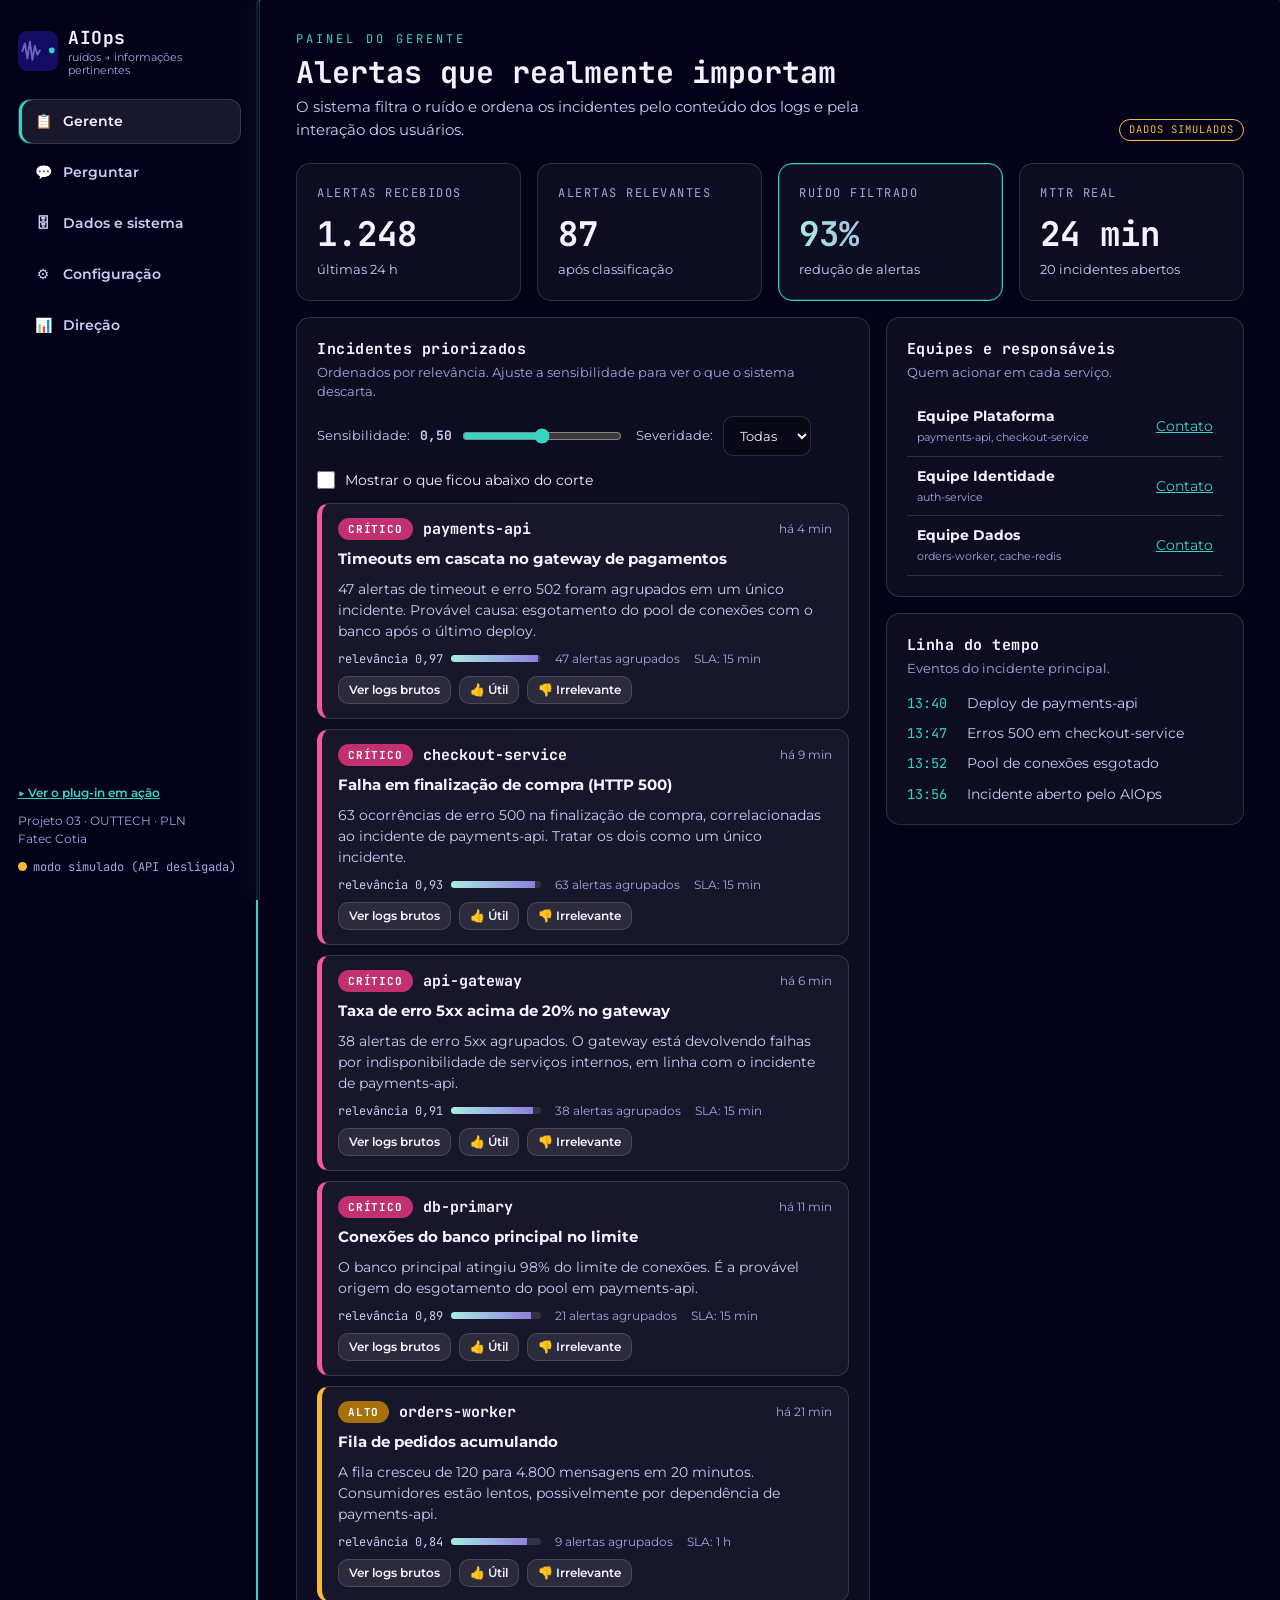
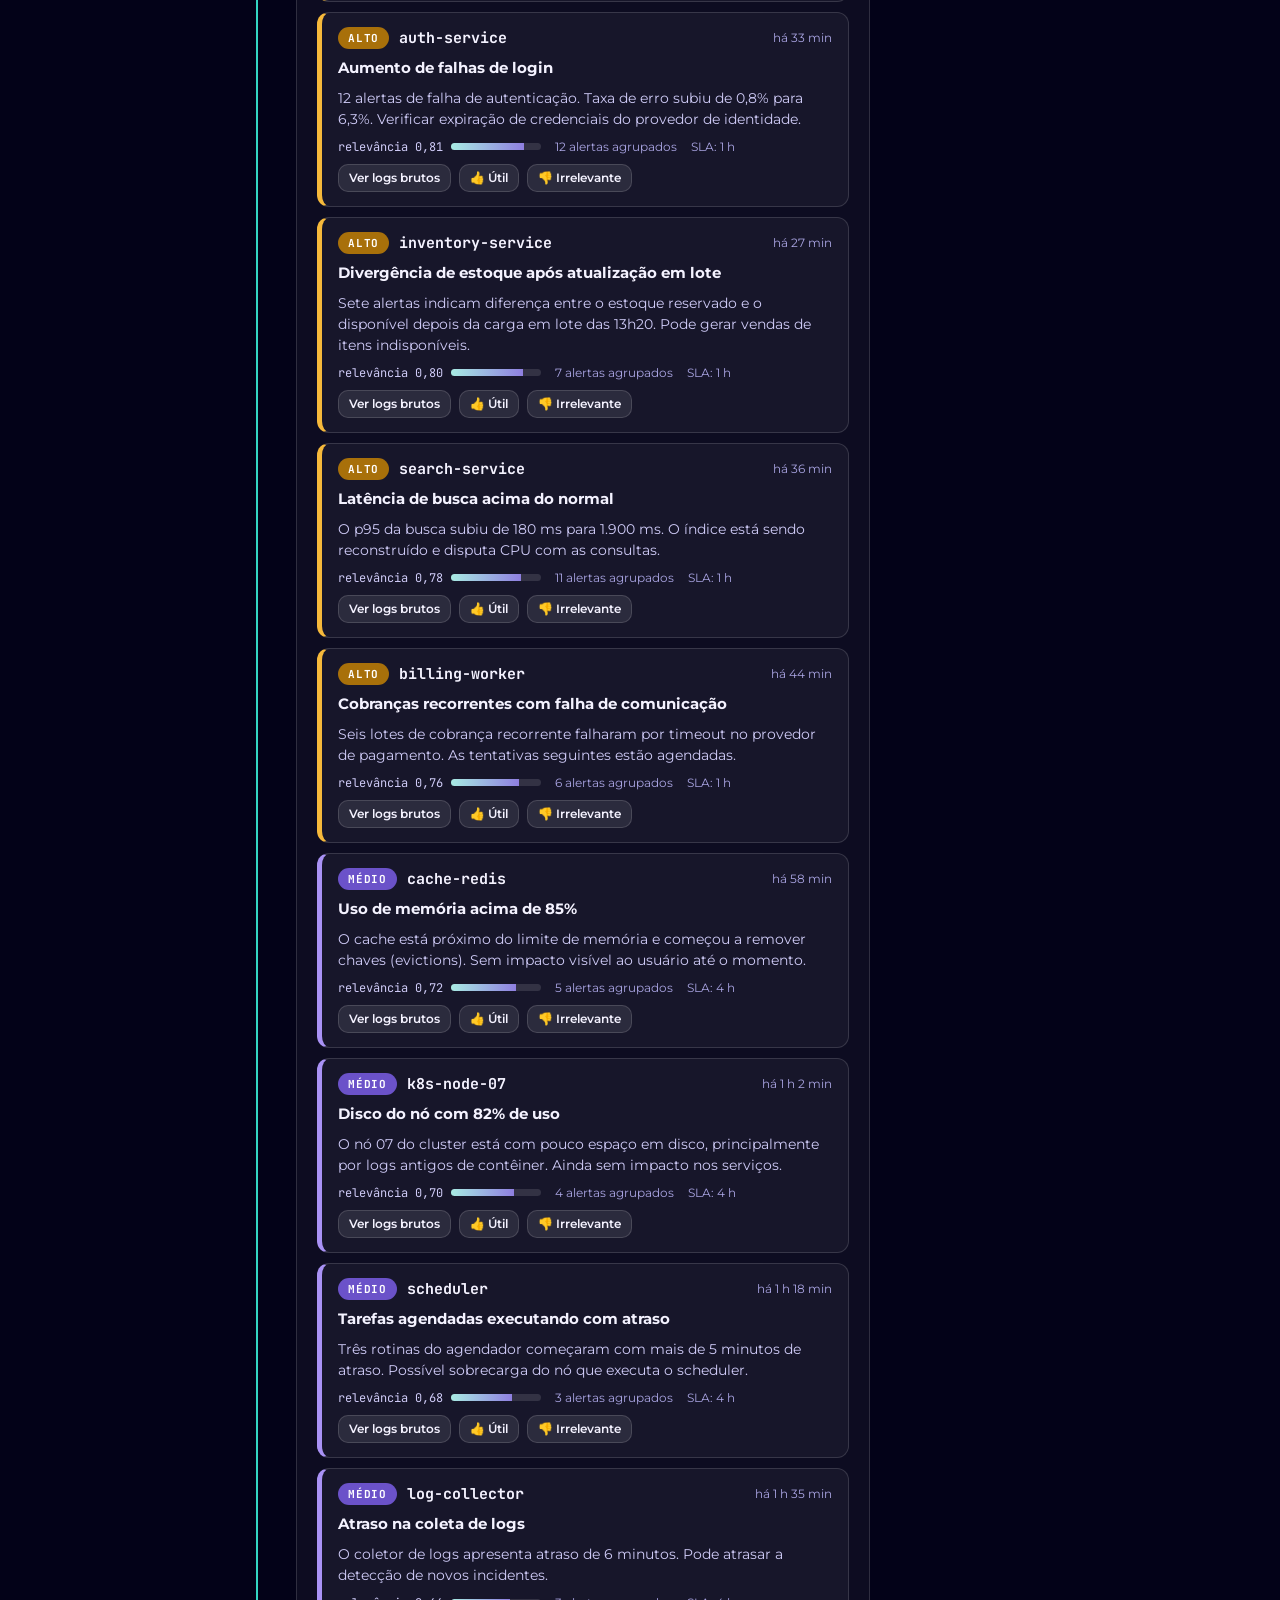
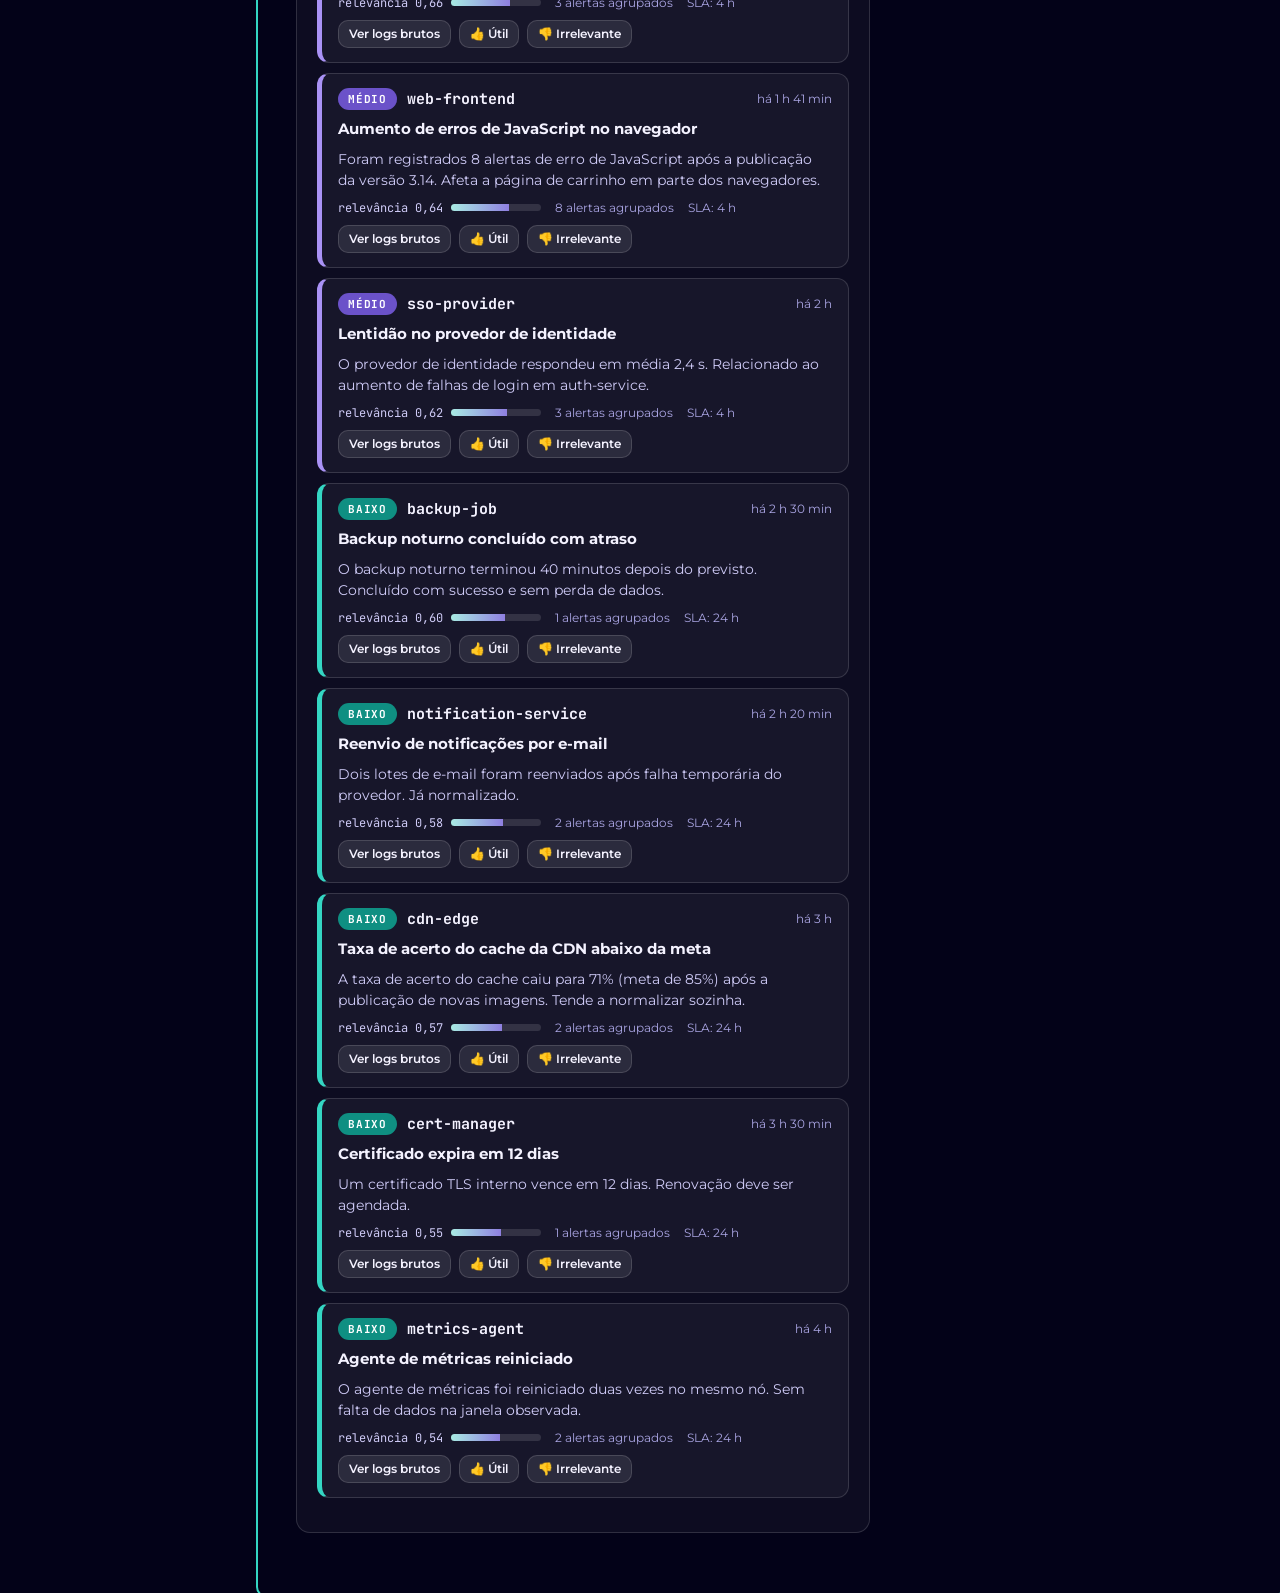
<file: web/index.html>
<!doctype html>
<html lang="pt-BR">
<head>
<meta charset="utf-8">
<meta name="viewport" content="width=device-width, initial-scale=1">
<title>AIOps · Painel</title>
<link rel="icon" href="icons/logo.svg" type="image/svg+xml">
<link rel="preconnect" href="https://fonts.googleapis.com"><link rel="preconnect" href="https://fonts.gstatic.com" crossorigin>
<link rel="stylesheet" href="https://fonts.googleapis.com/css2?family=JetBrains+Mono:wght@500;700&family=Montserrat:wght@400;500;600;700&display=swap">
<link rel="stylesheet" href="css/styles.css?v=3">
</head>
<body>
<div class="app">
  <aside class="sidebar">
    <a class="brand" href="#gerente"><img src="icons/logo.svg" alt=""><span><b>AIOps</b><small>ruídos → informações pertinentes</small></span></a>
    <nav class="nav" id="nav" aria-label="Principal"></nav>
    <div class="side-foot">
      <a href="plugin-demo.html">▶ Ver o plug-in em ação</a>
      <span>Projeto 03 · OUTTECH · PLN<br>Fatec Cotia</span>
      <span class="mono" id="apistat" style="font-size:12px"><i class="status-dot"></i>verificando API…</span>
    </div>
  </aside>
  <div>
    <nav class="mobile-bar" id="mnav" aria-label="Principal (celular)"></nav>
    <main id="view" tabindex="-1"></main>
  </div>
</div>
<script src="js/dataset.js"></script>
<script src="js/mock-data.js"></script>
<script src="js/api.js?v=3"></script>
<script src="js/components.js?v=3"></script>
<script src="js/app.js?v=3"></script>
</body>
</html>
</file>
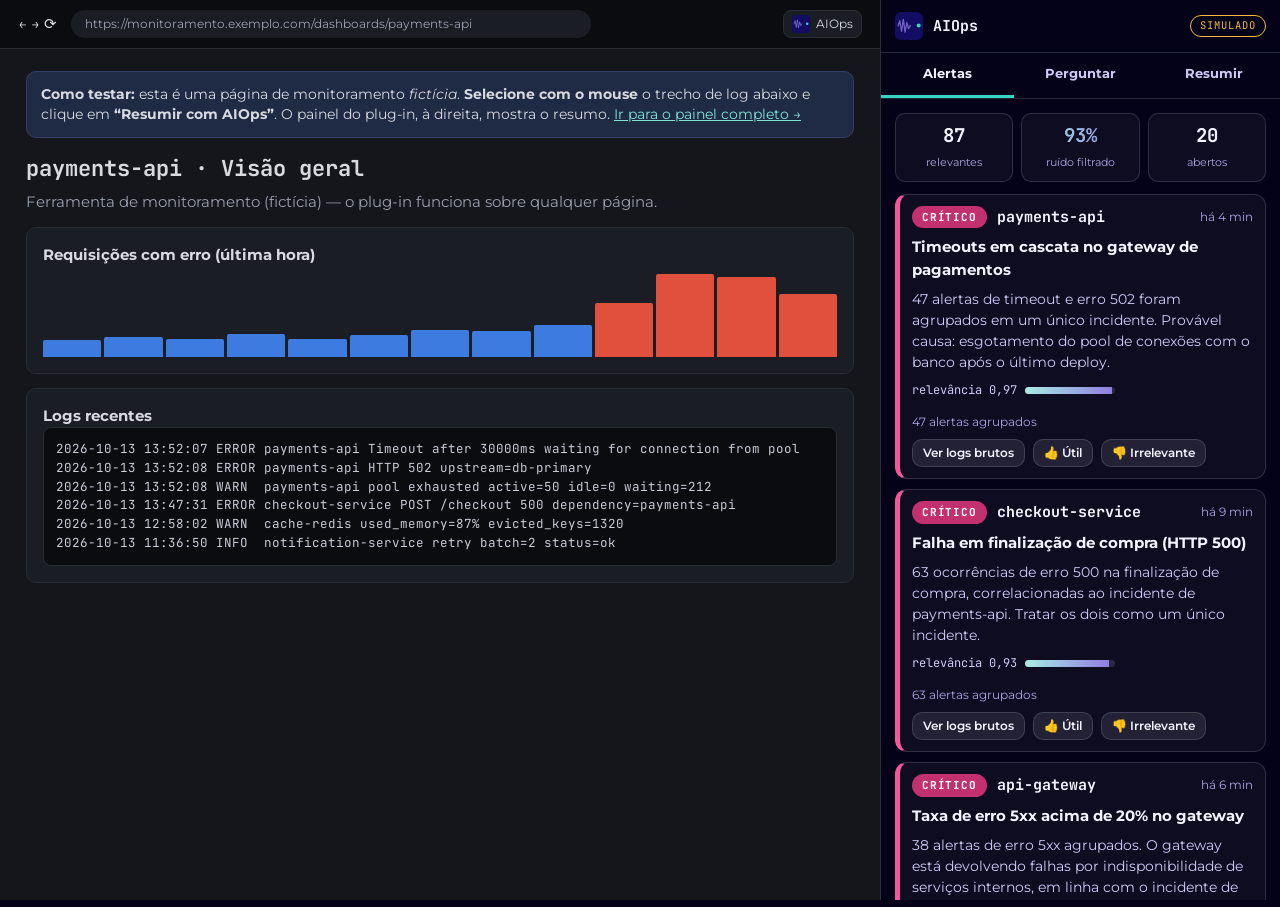
<file: web/plugin-demo.html>
<!doctype html>
<html lang="pt-BR">
<head>
<meta charset="utf-8">
<meta name="viewport" content="width=device-width, initial-scale=1">
<title>AIOps · Demonstração do plug-in</title>
<link rel="icon" href="icons/logo.svg" type="image/svg+xml">
<link rel="stylesheet" href="https://fonts.googleapis.com/css2?family=JetBrains+Mono:wght@500;700&family=Montserrat:wght@400;500;600;700&display=swap">
<link rel="stylesheet" href="css/styles.css?v=3">
</head>
<body class="demo">
<div class="demo-page" id="page">
  <div class="demo-top">
    <span aria-hidden="true">←  →  ⟳</span>
    <div class="url">https://monitoramento.exemplo.com/dashboards/payments-api</div>
    <div class="ext"><span class="ext-btn"><img src="icons/logo.svg" alt="">AIOps</span></div>
  </div>
  <div class="demo-body">
    <div class="help"><b>Como testar:</b> esta é uma página de monitoramento <i>fictícia</i>. <b>Selecione com o mouse</b> o trecho de log abaixo e clique em <b>“Resumir com AIOps”</b>. O painel do plug-in, à direita, mostra o resumo. <a href="index.html" style="color:#7fe3d6">Ir para o painel completo →</a></div>
    <h1>payments-api · Visão geral</h1>
    <p style="color:#9aa0ae">Ferramenta de monitoramento (fictícia) — o plug-in funciona sobre qualquer página.</p>
    <div class="panel-box"><b>Requisições com erro (última hora)</b>
      <div class="fake-chart" id="fc" aria-hidden="true"></div></div>
    <div class="panel-box"><b>Logs recentes</b>
<pre id="logs">2026-10-13 13:52:07 ERROR payments-api Timeout after 30000ms waiting for connection from pool
2026-10-13 13:52:08 ERROR payments-api HTTP 502 upstream=db-primary
2026-10-13 13:52:08 WARN  payments-api pool exhausted active=50 idle=0 waiting=212
2026-10-13 13:47:31 ERROR checkout-service POST /checkout 500 dependency=payments-api
2026-10-13 12:58:02 WARN  cache-redis used_memory=87% evicted_keys=1320
2026-10-13 11:36:50 INFO  notification-service retry batch=2 status=ok</pre></div>
  </div>
</div>
<aside class="demo-dock"><iframe src="sidepanel.html" title="Painel lateral do plug-in AIOps"></iframe></aside>
<script src="js/demo.js?v=3"></script>
</body>
</html>
</file>
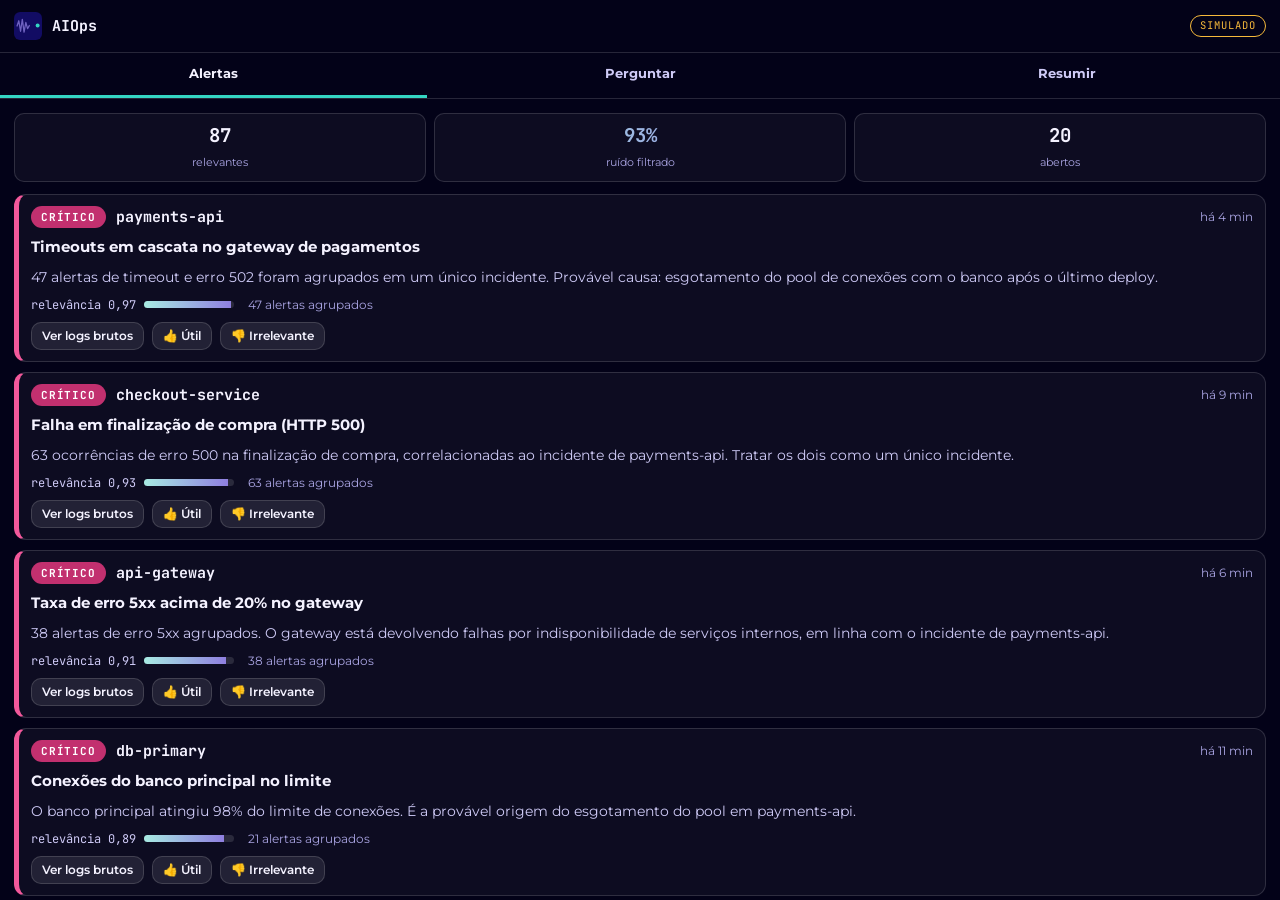
<file: web/sidepanel.html>
<!doctype html>
<html lang="pt-BR">
<head>
<meta charset="utf-8">
<meta name="viewport" content="width=device-width, initial-scale=1">
<title>AIOps · Plug-in</title>
<link rel="stylesheet" href="https://fonts.googleapis.com/css2?family=JetBrains+Mono:wght@500;700&family=Montserrat:wght@400;500;600;700&display=swap">
<link rel="stylesheet" href="css/styles.css?v=3">
</head>
<body class="panel">
<div class="sp">
  <header class="sp-head"><img src="icons/logo.svg" alt=""><b>AIOps</b><span class="sim-tag" id="sp-tag">simulado</span></header>
  <div class="tabs" role="tablist" aria-label="Seções do plug-in">
    <button role="tab" id="tab-alertas" aria-selected="true" aria-controls="pan-alertas">Alertas</button>
    <button role="tab" id="tab-perguntar" aria-selected="false" aria-controls="pan-perguntar">Perguntar</button>
    <button role="tab" id="tab-resumir" aria-selected="false" aria-controls="pan-resumir">Resumir</button>
  </div>
  <div class="sp-body">
    <section id="pan-alertas" role="tabpanel" aria-labelledby="tab-alertas">
      <div class="sp-kpis" id="sp-kpis"></div>
      <ul class="alerts" id="sp-alerts"></ul>
      <p style="margin-top:12px;font-size:12.5px"><a href="index.html#gerente" target="_blank" rel="noopener">Abrir painel completo ↗</a></p>
    </section>
    <section id="pan-perguntar" role="tabpanel" aria-labelledby="tab-perguntar" hidden>
      <div class="chat" id="sp-chat" role="log" aria-live="polite" style="max-height:48vh">
        <div class="msg bot">Pergunte sobre incidentes ou serviços. Ex.: “O que causou a falha no checkout hoje?”</div></div>
      <div class="sugg" id="sp-sugg"><button class="btn small">O que causou a falha no checkout hoje?</button><button class="btn small">Quais serviços estão com incidentes críticos?</button></div>
      <form class="ask" id="sp-askf"><label class="sr-only" for="sp-q">Sua pergunta</label><input type="text" id="sp-q" placeholder="Digite sua pergunta…" autocomplete="off"><button class="btn primary" type="submit">Enviar</button></form>
    </section>
    <section id="pan-resumir" role="tabpanel" aria-labelledby="tab-resumir" hidden>
      <p style="color:var(--muted);font-size:13.5px;margin-bottom:10px">Selecione um trecho de log na página e use o botão “Resumir com AIOps” (ou o menu de clique direito), ou cole o texto abaixo.</p>
      <label class="sr-only" for="sp-text">Texto do log</label>
      <textarea id="sp-text" placeholder="Cole aqui um trecho de log…"></textarea>
      <div style="display:flex;gap:8px;margin-top:10px;flex-wrap:wrap"><button class="btn primary" id="sp-sum">Resumir</button><button class="btn" id="sp-example">Exemplo do dataset</button></div>
      <div id="sp-result"></div>
    </section>
  </div>
</div>
<script src="js/dataset.js"></script>
<script src="js/mock-data.js"></script>
<script src="js/api.js?v=3"></script>
<script src="js/components.js?v=3"></script>
<script src="js/sidepanel.js?v=3"></script>
</body>
</html>
</file>
<file: web/css/styles.css>
/* AIOps — Ruídos em Informações Pertinentes · Sprint Zero (Front-End)
   Identidade visual derivada da apresentação do projeto. */
:root{
  --bg-0:#030218; --bg-1:#0B0747;
  --surf:rgba(255,255,255,.045); --surf-2:rgba(255,255,255,.09);
  --line:rgba(255,255,255,.14);
  --text:#F4F2FF; --muted:#CFCBF7; --faint:#A9A4E2;
  --teal:#34D6C3; --lilac:#A992F5; --magenta:#F2589B; --amber:#F6B93B; --mint:#5FE3A1;
  --grad:linear-gradient(90deg,#A8EBE3,#8F7FE0);
  --mono:'JetBrains Mono',ui-monospace,SFMono-Regular,Menlo,Consolas,monospace;
  --sans:'Montserrat',system-ui,-apple-system,'Segoe UI',Roboto,Arial,sans-serif;
  --r:14px;
}
*{box-sizing:border-box;margin:0;padding:0}
html,body{height:100%}
html{background:var(--bg-0)}
body{font-family:var(--sans);color:var(--text);line-height:1.5;font-size:15px;
  background:var(--bg-0)}
h1,h2,h3,h4,.mono{font-family:var(--mono)}
a{color:var(--teal)}
button{font:inherit;color:inherit;cursor:pointer}
:focus-visible{outline:2px solid var(--teal);outline-offset:2px;border-radius:6px}
.sr-only{position:absolute;width:1px;height:1px;overflow:hidden;clip:rect(0 0 0 0)}
.grad-text{background:var(--grad);-webkit-background-clip:text;background-clip:text;color:transparent}

/* layout */
.app{display:grid;grid-template-columns:260px 1fr;min-height:100vh}
.sidebar{padding:24px 18px;border-right:1px solid var(--line);display:flex;flex-direction:column;gap:22px;position:sticky;top:0;height:100vh;background:rgba(3,2,26,.72);backdrop-filter:blur(8px)}
.brand{display:flex;gap:10px;align-items:center;text-decoration:none;color:var(--text)}
.brand img{width:40px;height:40px}
.brand b{font-family:var(--mono);font-size:18px;letter-spacing:.5px;display:block}
.brand small{color:var(--faint);font-size:11px;display:block;line-height:1.2}
.nav{display:flex;flex-direction:column;gap:6px}
.nav a{display:flex;gap:10px;align-items:center;padding:11px 14px;border-radius:12px;text-decoration:none;color:var(--muted);font-weight:600;font-size:14px;border:1px solid transparent}
.nav a:hover{background:var(--surf)}
.nav a[aria-current="page"]{background:var(--surf-2);color:var(--text);border-color:var(--line);box-shadow:inset 3px 0 0 var(--teal)}
.nav .ico{width:20px;text-align:center}
.side-foot{margin-top:auto;font-size:12px;color:var(--faint);display:flex;flex-direction:column;gap:10px}
.side-foot a{font-weight:600}
.sim-tag{display:inline-block;font-family:var(--mono);font-size:10.5px;letter-spacing:1px;text-transform:uppercase;color:var(--amber);border:1px solid var(--amber);border-radius:999px;padding:2px 9px}
main{padding:30px 36px 60px;max-width:1280px;width:100%}
.app>div{min-width:0}
.grid>*{min-width:0}
.page-head{display:flex;justify-content:space-between;align-items:flex-end;gap:16px;flex-wrap:wrap;margin-bottom:22px}
.eyebrow{font-family:var(--mono);font-size:12px;letter-spacing:3px;text-transform:uppercase;color:var(--teal);margin-bottom:6px}
.page-head h1{font-size:30px;line-height:1.2}
.page-head p{color:var(--muted);max-width:60ch;margin-top:6px}
.mobile-bar{display:none}

/* cards */
.grid{display:grid;gap:16px}
.g4{grid-template-columns:repeat(4,1fr)} .g3{grid-template-columns:repeat(3,1fr)} .g2{grid-template-columns:repeat(2,1fr)}
.g-main{grid-template-columns:1.6fr 1fr}
.card{background:var(--surf);border:1px solid var(--line);border-radius:var(--r);padding:20px}
.card h2{font-size:15px;letter-spacing:.5px;margin-bottom:4px}
.card .sub{color:var(--faint);font-size:12.5px;margin-bottom:14px}
.kpi .label{font-size:12px;color:var(--faint);text-transform:uppercase;letter-spacing:1.5px;font-family:var(--mono)}
.kpi .value{font-family:var(--mono);font-size:34px;font-weight:700;margin:6px 0 2px}
.kpi .hint{font-size:12.5px;color:var(--muted)}
.kpi.hl{border-color:var(--teal);box-shadow:0 0 0 1px rgba(52,214,195,.25) inset}

/* badges */
.badge{display:inline-flex;align-items:center;gap:6px;font-family:var(--mono);font-size:11px;font-weight:700;text-transform:uppercase;letter-spacing:.8px;color:#fff;border-radius:999px;padding:3px 10px;white-space:nowrap}
.sev-critico{background:#C2306F} .sev-alto{background:#A8700A} .sev-medio{background:#6B52C9} .sev-baixo{background:#0F8F82}
.dot{width:9px;height:9px;border-radius:50%;display:inline-block}
.c-critico{background:var(--magenta)} .c-alto{background:var(--amber)} .c-medio{background:var(--lilac)} .c-baixo{background:var(--teal)}

/* alert list */
.toolbar{display:flex;gap:14px;align-items:center;flex-wrap:wrap;margin-bottom:12px}
.slider-wrap{display:flex;align-items:center;gap:10px;font-size:13px;color:var(--muted)}
input[type=range]{accent-color:var(--teal);width:160px}
.alerts{list-style:none;display:flex;flex-direction:column;gap:10px}
.alert{background:var(--surf);border:1px solid var(--line);border-left:5px solid var(--lilac);border-radius:12px;padding:14px 16px;display:grid;gap:8px}
.alert.sev-b-critico{border-left-color:var(--magenta)} .alert.sev-b-alto{border-left-color:var(--amber)} .alert.sev-b-medio{border-left-color:var(--lilac)} .alert.sev-b-baixo{border-left-color:var(--teal)}
.alert.noise{opacity:.55;border-style:dashed}
.alert-top{display:flex;gap:10px;align-items:center;flex-wrap:wrap}
.alert-top .svc{font-family:var(--mono);font-weight:700}
.alert-top .time{margin-left:auto;color:var(--faint);font-size:12px}
.alert .summary{color:var(--muted);font-size:14px}
.alert-meta{display:flex;gap:14px;flex-wrap:wrap;font-size:12px;color:var(--faint);align-items:center}
.score{display:flex;align-items:center;gap:8px;font-family:var(--mono);font-size:12px;color:var(--muted)}
.bar{width:90px;height:7px;background:rgba(255,255,255,.12);border-radius:99px;overflow:hidden}
.bar i{display:block;height:100%;background:var(--grad)}
.alert-actions{display:flex;gap:8px;flex-wrap:wrap}
.btn{border:1px solid var(--line);background:var(--surf-2);border-radius:10px;padding:7px 13px;font-size:13px;font-weight:600}
.btn:hover{background:rgba(255,255,255,.18)}
.btn.primary{background:var(--grad);color:#0A0640;border-color:transparent}
.btn.primary:hover{filter:brightness(1.08)}
.btn.small{padding:4px 10px;font-size:12px}
.btn[aria-pressed="true"]{border-color:var(--teal);background:rgba(52,214,195,.2)}
.empty{padding:26px;text-align:center;color:var(--faint);border:1px dashed var(--line);border-radius:12px}

/* charts & tables */
.chart-wrap svg{width:100%;height:auto;display:block}
table{width:100%;border-collapse:collapse;font-size:13.5px}
th,td{padding:9px 10px;text-align:left;border-bottom:1px solid var(--line)}
th{font-family:var(--mono);font-size:11.5px;letter-spacing:1px;text-transform:uppercase;color:var(--faint);font-weight:600}
.legend{display:flex;gap:16px;flex-wrap:wrap;font-size:12.5px;color:var(--muted);margin-top:8px}
.legend span{display:inline-flex;align-items:center;gap:6px}
.cm{display:grid;grid-template-columns:auto 1fr 1fr;gap:6px;font-size:13px;text-align:center}
.cm div{padding:14px 8px;border-radius:10px}
.cm .h{color:var(--faint);font-size:11.5px;font-family:var(--mono);display:flex;align-items:center;justify-content:center}
.cm .ok{background:rgba(52,214,195,.22);border:1px solid var(--teal)}
.cm .bad{background:rgba(242,88,155,.2);border:1px solid var(--magenta)}
.cm b{display:block;font-family:var(--mono);font-size:22px}
.timeline{list-style:none;display:flex;flex-direction:column;gap:10px}
.timeline li{display:flex;gap:12px;font-size:13.5px;color:var(--muted)}
.timeline time{font-family:var(--mono);color:var(--teal);min-width:48px}

/* chat */
.chat{display:flex;flex-direction:column;gap:12px;min-height:340px;max-height:56vh;overflow:auto;padding:4px}
.msg{max-width:78%;padding:12px 15px;border-radius:14px;font-size:14px;border:1px solid var(--line)}
.msg.user{align-self:flex-end;background:rgba(143,127,224,.35)}
.msg.bot{align-self:flex-start;background:var(--surf)}
.msg .src{margin-top:8px;display:flex;gap:6px;flex-wrap:wrap}
.chip{font-family:var(--mono);font-size:11px;background:rgba(52,214,195,.16);border:1px solid var(--teal);border-radius:8px;padding:2px 8px;color:var(--text)}
.sugg{display:flex;gap:8px;flex-wrap:wrap;margin:12px 0}
.ask{display:flex;gap:10px;margin-top:10px}
input[type=text],textarea,select{background:rgba(0,0,0,.28);border:1px solid var(--line);border-radius:10px;color:var(--text);font:inherit;padding:10px 12px;width:100%}
textarea{min-height:110px;resize:vertical}
select option{color:#111}
label.f{display:flex;flex-direction:column;gap:6px;font-size:13px;color:var(--muted);font-weight:600}
.form-grid{display:grid;grid-template-columns:repeat(2,1fr);gap:14px}
.toggle{display:flex;gap:10px;align-items:center;font-size:14px}
.toggle input{accent-color:var(--teal);width:18px;height:18px}
.typing span{display:inline-block;width:6px;height:6px;border-radius:50%;background:var(--muted);margin-right:3px;animation:b 1s infinite}
.typing span:nth-child(2){animation-delay:.15s}.typing span:nth-child(3){animation-delay:.3s}
@keyframes b{0%,80%,100%{opacity:.25}40%{opacity:1}}
@media (prefers-reduced-motion:reduce){*{animation:none!important;transition:none!important}}

/* dialog */
dialog{margin:auto;background:#0A0640;color:var(--text);border:1px solid var(--line);border-radius:16px;padding:0;width:min(640px,92vw)}
dialog::backdrop{background:rgba(2,1,14,.78)}
.dlg-head{display:flex;justify-content:space-between;align-items:center;padding:16px 20px;border-bottom:1px solid var(--line)}
.dlg-body{padding:18px 20px;display:flex;flex-direction:column;gap:12px}
pre.log{background:rgba(0,0,0,.4);border-radius:10px;padding:12px;font-family:var(--mono);font-size:12px;overflow:auto;color:#d6f7f2;max-height:220px;white-space:pre-wrap}
.toast{position:fixed;bottom:20px;left:50%;transform:translateX(-50%);background:#0F8F82;color:#fff;padding:10px 18px;border-radius:12px;font-weight:600;font-size:14px;z-index:99}

/* side panel (plug-in) */
body.panel{background:var(--bg-0);min-width:320px}
.sp{display:flex;flex-direction:column;height:100vh}
.sp-head{display:flex;align-items:center;gap:10px;padding:12px 14px;border-bottom:1px solid var(--line)}
.sp-head img{width:28px;height:28px}
.sp-head b{font-family:var(--mono);font-size:15px}
.sp-head .sim-tag{margin-left:auto}
.tabs{display:flex;border-bottom:1px solid var(--line)}
.tabs button{flex:1;background:none;border:0;padding:11px 6px;font-weight:700;font-size:13px;color:var(--muted);border-bottom:3px solid transparent}
.tabs button[aria-selected="true"]{color:var(--text);border-bottom-color:var(--teal)}
.sp-body{flex:1;overflow:auto;padding:14px}
.sp-body .alert{padding:11px 12px}
.sp-kpis{display:grid;grid-template-columns:1fr 1fr 1fr;gap:8px;margin-bottom:12px}
.sp-kpis div{background:var(--surf);border:1px solid var(--line);border-radius:10px;padding:8px;text-align:center}
.sp-kpis b{font-family:var(--mono);font-size:19px;display:block}
.sp-kpis small{font-size:10.5px;color:var(--faint)}
.result{background:var(--surf);border:1px solid var(--teal);border-radius:12px;padding:14px;display:flex;flex-direction:column;gap:10px;margin-top:12px}
.result h3{font-size:13px;color:var(--teal);letter-spacing:1px;text-transform:uppercase}
.result ul{padding-left:18px;color:var(--muted);font-size:14px}

/* plug-in demo page */
body.demo{background:#14161C;display:flex;height:100vh;overflow:hidden}
.demo-page{flex:1;overflow:auto;color:#D8DAE0;font-family:var(--sans)}
.demo-top{background:#0B0C10;padding:10px 18px;display:flex;gap:14px;align-items:center;border-bottom:1px solid #2a2d36;position:sticky;top:0}
.demo-top .url{background:#1b1d25;border-radius:99px;padding:5px 14px;font-size:12px;color:#9aa0ae;flex:1;max-width:520px}
.demo-top .ext{margin-left:auto;display:flex;gap:8px;align-items:center}
.ext-btn{border:1px solid #2a2d36;background:#1b1d25;border-radius:8px;padding:4px 8px;display:flex;align-items:center;gap:6px;font-size:12px;color:#d8dae0}
.ext-btn img{width:18px;height:18px}
.demo-body{padding:22px 26px 80px;max-width:900px}
.demo-body h1{font-size:22px;margin-bottom:6px}
.panel-box{background:#1b1d25;border:1px solid #2a2d36;border-radius:10px;padding:16px;margin:14px 0}
.fake-chart{height:90px;display:flex;align-items:flex-end;gap:3px}
.fake-chart i{flex:1;background:#3d7be0;border-radius:2px 2px 0 0}
.fake-chart i.hot{background:#e0503d}
.demo-body pre{background:#0B0C10;border:1px solid #2a2d36;border-radius:8px;padding:12px;font-family:var(--mono);font-size:12.5px;white-space:pre-wrap;color:#c8ccd6;user-select:text}
.demo-dock{width:min(400px,38vw);border-left:1px solid #2a2d36;background:#05032A}
.demo-dock iframe{width:100%;height:100%;border:0}
.float-btn{position:absolute;z-index:50;background:var(--grad);color:#0A0640;font-weight:700;border:0;border-radius:10px;padding:7px 12px;font-size:13px;box-shadow:0 6px 20px rgba(0,0,0,.45)}
.help{background:#1f2a44;border:1px solid #34406a;border-radius:10px;padding:12px 14px;font-size:13.5px;margin-bottom:14px}

@media (max-width:1000px){
  .g4{grid-template-columns:repeat(2,1fr)} .g-main,.g3{grid-template-columns:1fr}
}
@media (max-width:820px){
  .app{grid-template-columns:minmax(0,1fr)}
  .sidebar{display:none}
  .mobile-bar{display:flex;position:sticky;top:0;z-index:20;background:rgba(10,6,64,.95);border-bottom:1px solid var(--line);padding:10px 12px;gap:6px;overflow-x:auto;align-items:center}
  .mobile-bar a{white-space:nowrap;text-decoration:none;color:var(--muted);font-weight:700;font-size:13px;padding:8px 12px;border-radius:10px}
  .mobile-bar a[aria-current="page"]{background:var(--surf-2);color:var(--text)}
  main{padding:20px 16px 50px}
  .g4,.g2,.form-grid{grid-template-columns:1fr}
  .msg{max-width:92%}
  .page-head h1{font-size:24px}
}
@media (max-width:760px){
  body.demo{flex-direction:column}
  .demo-dock{width:100%;height:55vh;border-left:0;border-top:1px solid #2a2d36}
}

/* ---- integração com a API ---- */
.src-det{margin-top:8px;font-size:12.5px;color:var(--muted)}
.src-det summary{cursor:pointer;color:var(--lilac)}
.src-list{margin:8px 0 0 18px;display:flex;flex-direction:column;gap:6px}
.src-list small{display:block;color:var(--faint);font-family:var(--mono);font-size:11px;margin-top:2px}
.status-dot{display:inline-block;width:9px;height:9px;border-radius:50%;background:var(--amber);margin-right:6px}
.status-dot.on{background:var(--teal);box-shadow:0 0 8px var(--teal)}
.live-tag{display:inline-block;font-family:var(--mono);font-size:10.5px;letter-spacing:1px;text-transform:uppercase;color:var(--teal);border:1px solid var(--teal);border-radius:999px;padding:2px 9px}
.logtable{font-family:var(--mono);font-size:12px}
.logtable td{vertical-align:top;padding:6px 8px;border-bottom:1px solid var(--line)}
.logtable .lvl-ERROR{color:var(--magenta)}.logtable .lvl-WARN{color:var(--amber)}
.filters{display:flex;gap:10px;flex-wrap:wrap;align-items:end;margin-bottom:12px}
.filters label{display:flex;flex-direction:column;gap:4px;font-size:12px;color:var(--faint)}
.pager{display:flex;gap:10px;align-items:center;justify-content:flex-end;margin-top:12px;font-size:12.5px;color:var(--faint)}
.arch{display:flex;gap:8px;flex-wrap:wrap;align-items:center;font-family:var(--mono);font-size:12px}
.arch span.node{border:1px solid var(--line);border-radius:10px;padding:6px 10px;background:rgba(169,146,245,.1)}
.arch span.node.ok{border-color:var(--teal)}
</file>
